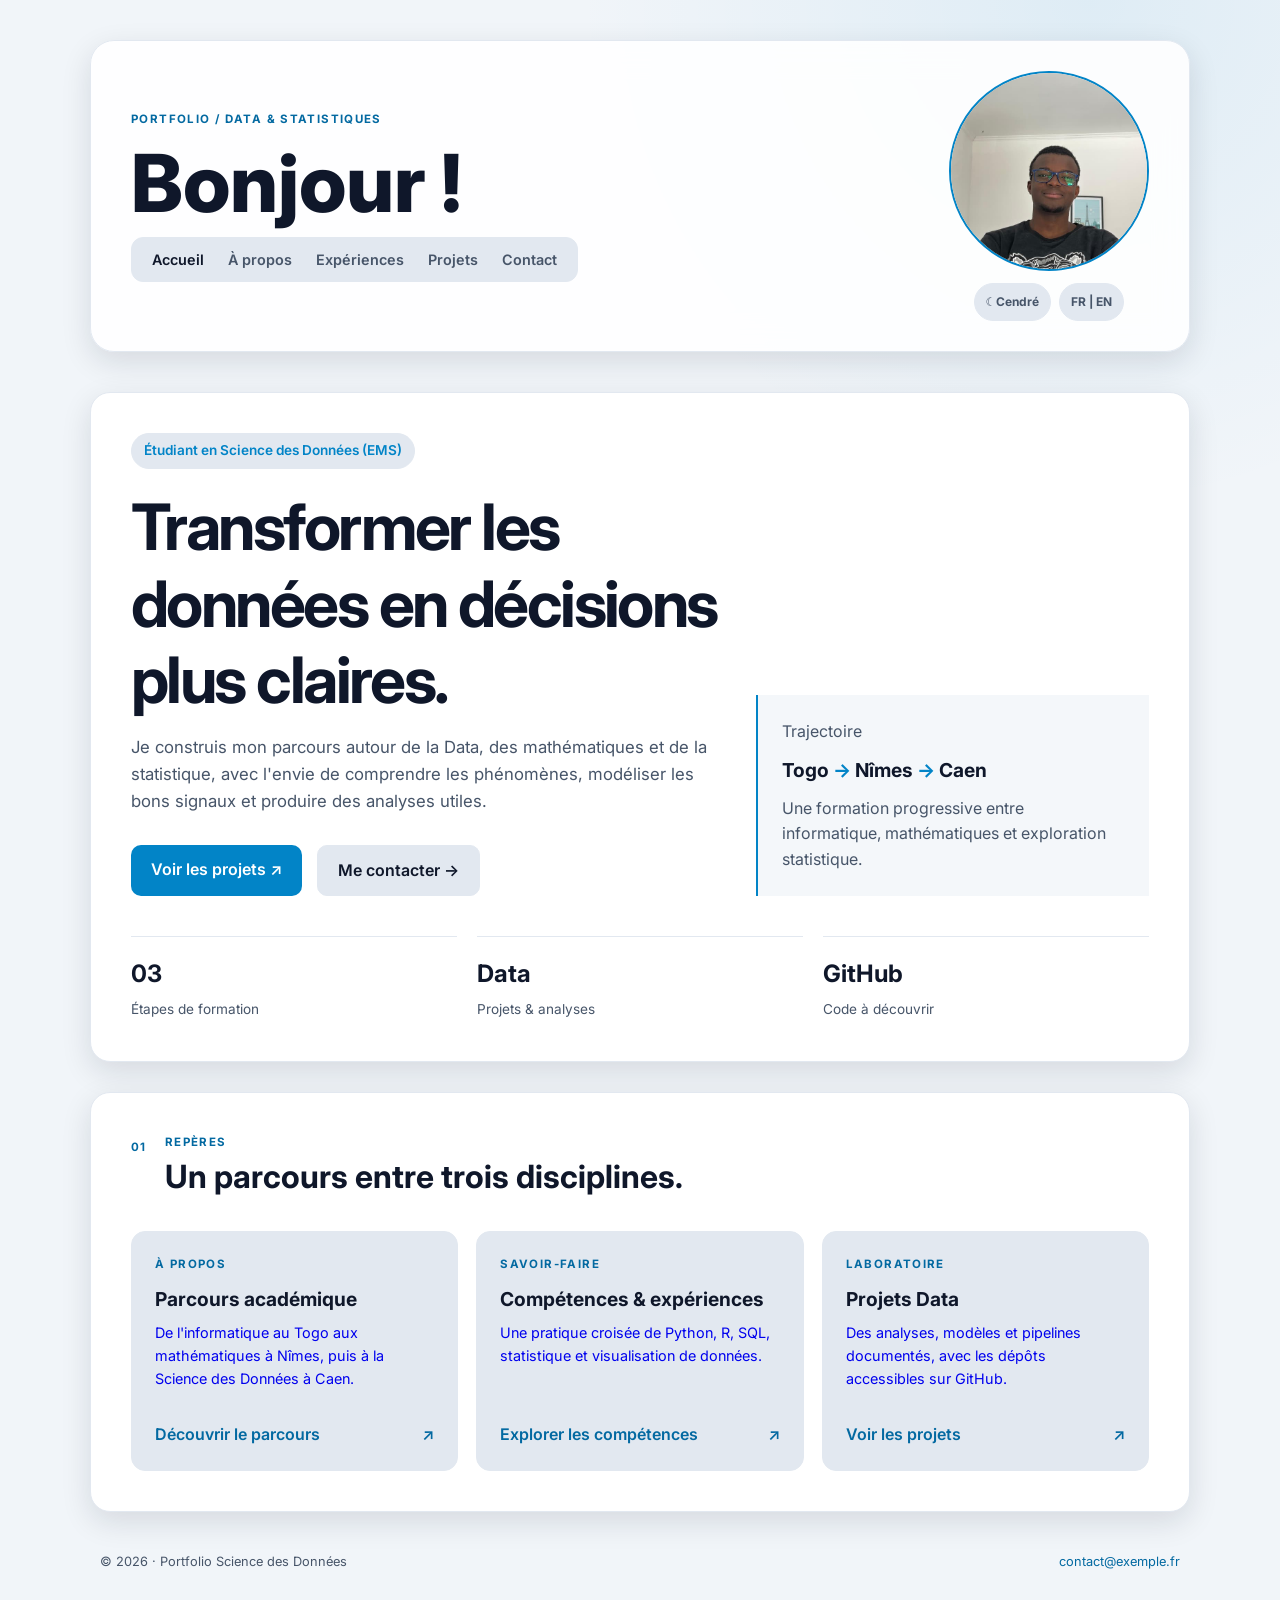
<file: index.html>
<!DOCTYPE html>
<html lang="fr">
<head>
  <meta charset="UTF-8">
  <meta name="viewport" content="width=device-width, initial-scale=1.0">
  <meta name="description" content="Portfolio de étudiant en Science des Données, spécialisé en analyse, statistique et machine learning.">
  <title>Portfolio | Science des Données</title>
  <link rel="stylesheet" href="style.css">
  <link rel="preconnect" href="https://fonts.googleapis.com">
  <link rel="preconnect" href="https://fonts.gstatic.com" crossorigin>
  <link href="https://fonts.googleapis.com/css2?family=Inter:wght@400;500;600;700;800&display=swap" rel="stylesheet">
</head>
<body data-page="accueil">
  <div class="site-container">
    <header class="header-container is-hero" id="heroHeader">
      <div class="left-block">
        <p class="eyebrow">Portfolio / Data & statistiques</p>
        <h1 class="greeting">Bonjour !</h1>
        <nav class="nav-bar" aria-label="Navigation principale">
          <a href="index.html" class="nav-link active">Accueil</a>
          <a href="apropos.html" class="nav-link">À propos</a>
          <a href="experiences.html" class="nav-link">Expériences</a>
          <a href="projets.html" class="nav-link">Projets</a>
          <a href="contact.html" class="nav-link">Contact</a>
        </nav>
      </div>
      <div class="header-actions">
        <button class="theme-toggle" type="button" aria-label="Changer de thème">
          <span aria-hidden="true">◐</span>
          <span class="theme-label">Bleu</span>
        </button>
        <button class="language-toggle" type="button" aria-label="Changer de langue">
          FR <span aria-hidden="true">|</span> EN
        </button>
      </div>
      <div class="profile-container">
        <div class="profile-avatar">
          <img src="Mon_Profil.jpeg" alt="Portrait de l'étudiant en Science des Données">
        </div>
      </div>
    </header>

    <main class="main-content">
      <section class="intro-card reveal">
        <div class="intro-copy">
          <div class="badge">Étudiant en Science des Données (EMS)</div>
          <h2>Transformer les données en décisions plus claires.</h2>
          <p class="summary-text">
            Je construis mon parcours autour de la Data, des mathématiques et de la statistique, avec l'envie de comprendre les phénomènes, modéliser les bons signaux et produire des analyses utiles.
          </p>
          <div class="cta-buttons">
            <a href="projets.html" class="btn btn-primary">
              Voir les projets <span aria-hidden="true">&#8599;</span>
            </a>
            <a href="contact.html" class="btn btn-secondary">
              Me contacter <span aria-hidden="true">&#8594;</span>
            </a>
          </div>
        </div>
        <div class="intro-aside">
          <span class="aside-label">Trajectoire</span>
          <strong>Togo <span>&#8594;</span> Nîmes <span>&#8594;</span> Caen</strong>
          <p>Une formation progressive entre informatique, mathématiques et exploration statistique.</p>
        </div>
        <div class="quick-stats">
          <div class="stat-item">
            <span class="stat-number">03</span>
            <span class="stat-label">Étapes de formation</span>
          </div>
          <div class="stat-item">
            <span class="stat-number">Data</span>
            <span class="stat-label">Projets & analyses</span>
          </div>
          <div class="stat-item">
            <span class="stat-number">GitHub</span>
            <span class="stat-label">Code à découvrir</span>
          </div>
        </div>
      </section>
      <section class="content-section reveal">
        <div class="section-heading">
          <span class="section-index">01</span>
          <div>
            <p class="eyebrow">Repères</p>
            <h2>Un parcours entre trois disciplines.</h2>
          </div>
        </div>
        <div class="preview-grid">
          <a class="preview-card" href="apropos.html">
            <span class="card-tag">À propos</span>
            <h3>Parcours académique</h3>
            <p>De l'informatique au Togo aux mathématiques à Nîmes, puis à la Science des Données à Caen.</p>
            <span class="card-link">Découvrir le parcours <span>&#8599;</span></span>
          </a>
          <a class="preview-card" href="experiences.html">
            <span class="card-tag">Savoir-faire</span>
            <h3>Compétences & expériences</h3>
            <p>Une pratique croisée de Python, R, SQL, statistique et visualisation de données.</p>
            <span class="card-link">Explorer les compétences <span>&#8599;</span></span>
          </a>
          <a class="preview-card" href="projets.html">
            <span class="card-tag">Laboratoire</span>
            <h3>Projets Data</h3>
            <p>Des analyses, modèles et pipelines documentés, avec les dépôts accessibles sur GitHub.</p>
            <span class="card-link">Voir les projets <span>&#8599;</span></span>
          </a>
        </div>
      </section>
    </main>
    <footer class="site-footer">
      <p>© 2026 · Portfolio Science des Données</p>
      <a href="mailto:contact@exemple.fr">contact@exemple.fr</a>
    </footer>
  </div>
  <script src="script.js"></script>
</body>
</html>
</file>
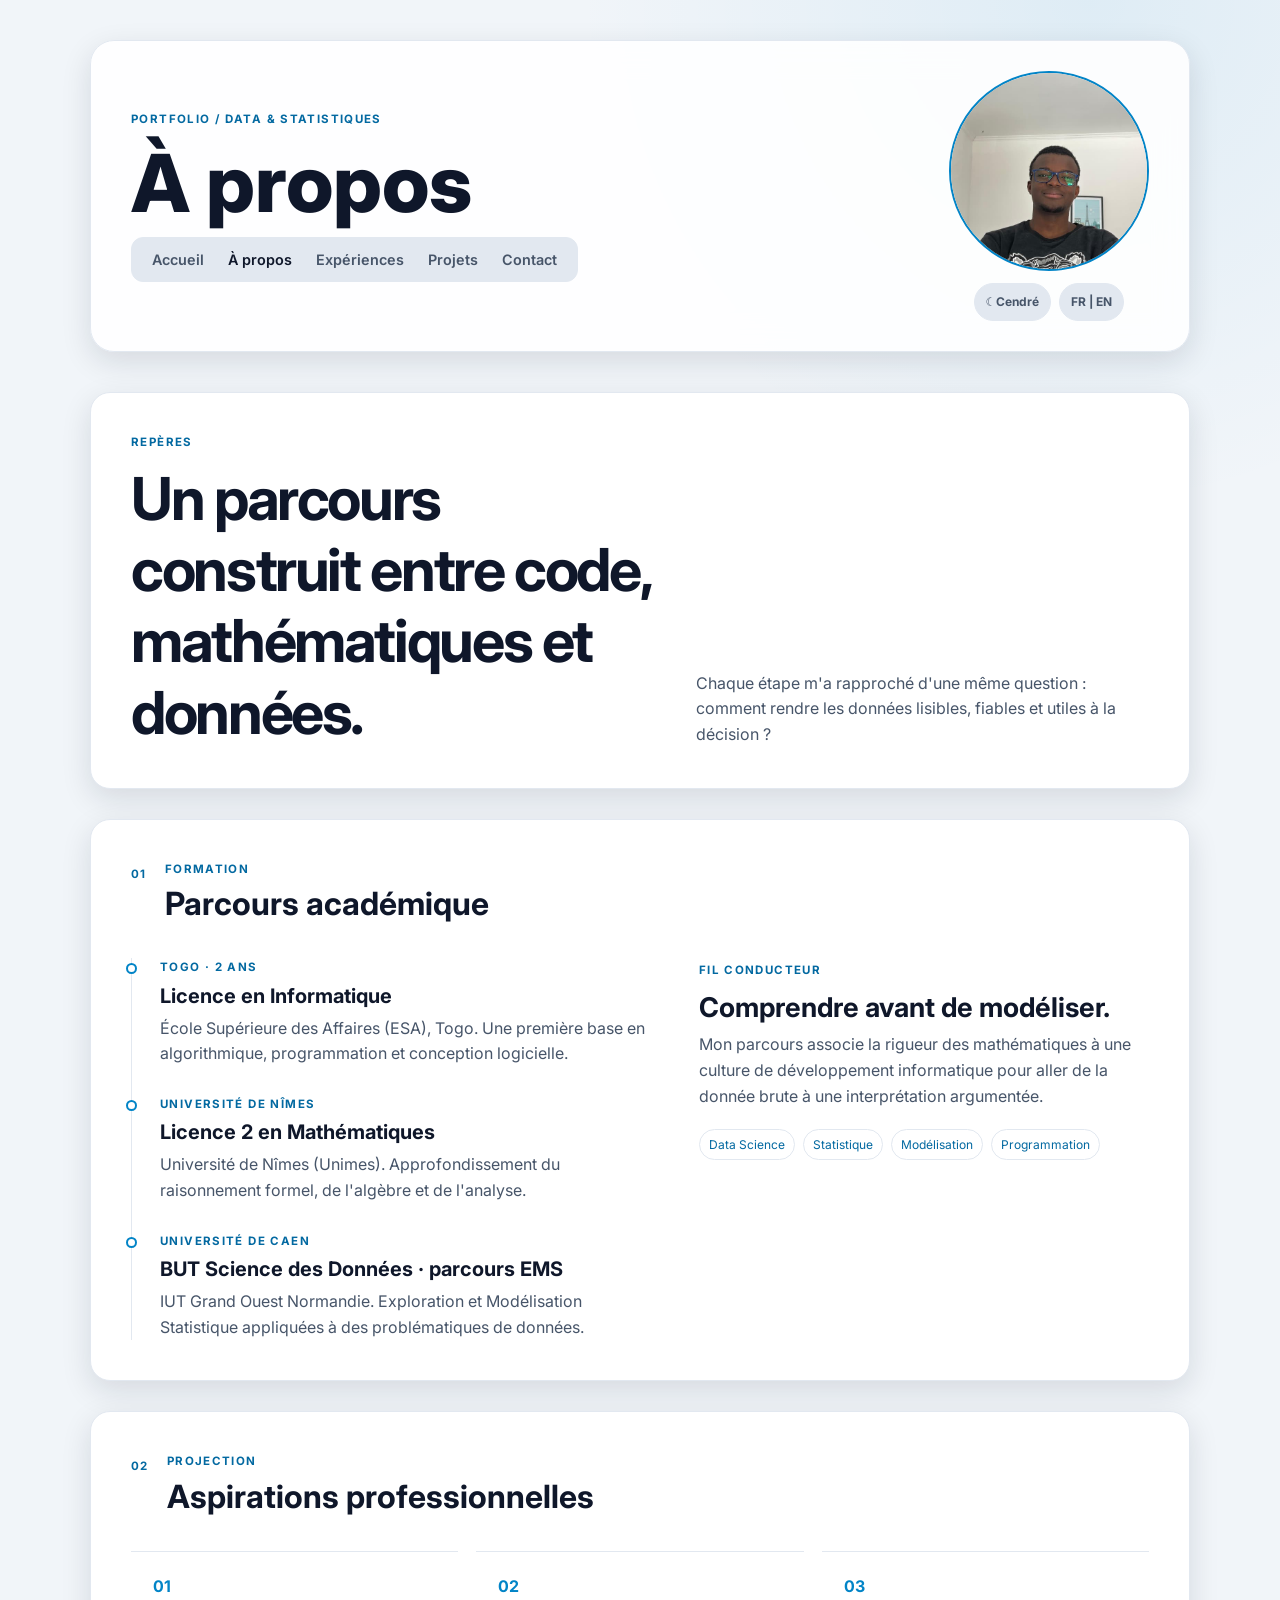
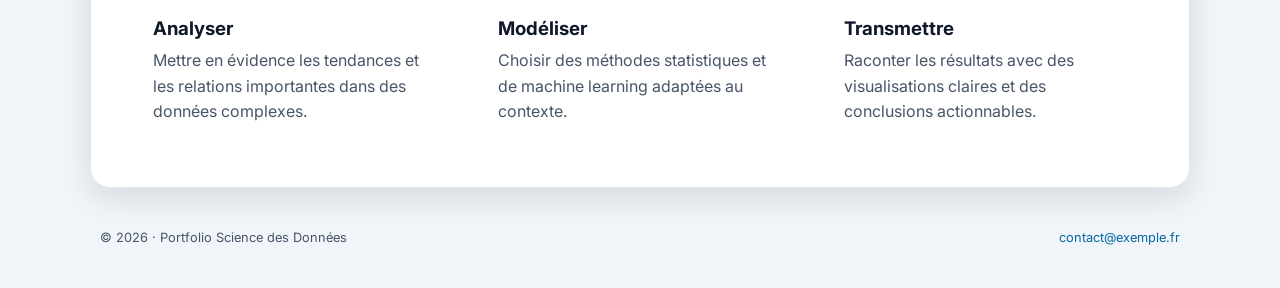
<file: apropos.html>
<!DOCTYPE html>
<html lang="fr">
<head>
  <meta charset="UTF-8">
  <meta name="viewport" content="width=device-width, initial-scale=1.0">
  <meta name="description" content="Parcours académique en informatique, mathématiques et Science des Données.">
  <title>À propos | Portfolio Data</title>
  <link rel="stylesheet" href="style.css">
  <link rel="preconnect" href="https://fonts.googleapis.com">
  <link rel="preconnect" href="https://fonts.gstatic.com" crossorigin>
  <link href="https://fonts.googleapis.com/css2?family=Inter:wght@400;500;600;700;800&display=swap" rel="stylesheet">
</head>
<body data-page="apropos">
  <div class="site-container">
    <header class="header-container is-hero" id="heroHeader">
      <div class="left-block">
        <p class="eyebrow">Portfolio / Data & statistiques</p>
        <h1 class="greeting">À propos</h1>
        <nav class="nav-bar" aria-label="Navigation principale">
          <a href="index.html" class="nav-link">Accueil</a>
          <a href="apropos.html" class="nav-link active">À propos</a>
          <a href="experiences.html" class="nav-link">Expériences</a>
          <a href="projets.html" class="nav-link">Projets</a>
          <a href="contact.html" class="nav-link">Contact</a>
        </nav>
      </div>
      <div class="header-actions">
        <button class="theme-toggle" type="button" aria-label="Changer de thème">
          <span aria-hidden="true">◐</span>
          <span class="theme-label">Bleu</span>
        </button>
        <button class="language-toggle" type="button" aria-label="Changer de langue">
          FR <span aria-hidden="true">|</span> EN
        </button>
      </div>
      <div class="profile-container">
        <div class="profile-avatar">
          <img src="Mon_Profil.jpeg" alt="Portrait de l'étudiant en Science des Données">
        </div>
      </div>
    </header>
    <main class="main-content">
      <section class="content-section page-intro reveal">
        <div>
          <p class="eyebrow">Repères</p>
          <h2>Un parcours construit entre code, mathématiques et données.</h2>
        </div>
        <p>Chaque étape m'a rapproché d'une même question : comment rendre les données lisibles, fiables et utiles à la décision ?</p>
      </section>
      <section class="content-section reveal">
        <div class="section-heading">
          <span class="section-index">01</span>
          <div>
            <p class="eyebrow">Formation</p>
            <h2>Parcours académique</h2>
          </div>
        </div>
        <div class="about-layout">
          <div class="timeline">
            <article class="timeline-item">
              <span class="timeline-dot"></span>
              <p class="timeline-date">Togo · 2 ans</p>
              <h3>Licence en Informatique</h3>
              <p>École Supérieure des Affaires (ESA), Togo. Une première base en algorithmique, programmation et conception logicielle.</p>
            </article>
            <article class="timeline-item">
              <span class="timeline-dot"></span>
              <p class="timeline-date">Université de Nîmes</p>
              <h3>Licence 2 en Mathématiques</h3>
              <p>Université de Nîmes (Unimes). Approfondissement du raisonnement formel, de l'algèbre et de l'analyse.</p>
            </article>
            <article class="timeline-item">
              <span class="timeline-dot"></span>
              <p class="timeline-date">Université de Caen</p>
              <h3>BUT Science des Données · parcours EMS</h3>
              <p>IUT Grand Ouest Normandie. Exploration et Modélisation Statistique appliquées à des problématiques de données.</p>
            </article>
          </div>
          <div class="about-note">
            <p class="eyebrow">Fil conducteur</p>
            <h3>Comprendre avant de modéliser.</h3>
            <p>Mon parcours associe la rigueur des mathématiques à une culture de développement informatique pour aller de la donnée brute à une interprétation argumentée.</p>
            <div class="tag-list">
              <span>Data Science</span>
              <span>Statistique</span>
              <span>Modélisation</span>
              <span>Programmation</span>
            </div>
          </div>
        </div>
      </section>
      <section class="content-section reveal">
        <div class="section-heading">
          <span class="section-index">02</span>
          <div>
            <p class="eyebrow">Projection</p>
            <h2>Aspirations professionnelles</h2>
          </div>
        </div>
        <div class="goals-grid">
          <div class="goal-item">
            <span>01</span>
            <h3>Analyser</h3>
            <p>Mettre en évidence les tendances et les relations importantes dans des données complexes.</p>
          </div>
          <div class="goal-item">
            <span>02</span>
            <h3>Modéliser</h3>
            <p>Choisir des méthodes statistiques et de machine learning adaptées au contexte.</p>
          </div>
          <div class="goal-item">
            <span>03</span>
            <h3>Transmettre</h3>
            <p>Raconter les résultats avec des visualisations claires et des conclusions actionnables.</p>
          </div>
        </div>
      </section>
    </main>
    <footer class="site-footer">
      <p>© 2026 · Portfolio Science des Données</p>
      <a href="mailto:contact@exemple.fr">contact@exemple.fr</a>
    </footer>
  </div>
  <script src="script.js"></script>
</body>
</html>
</file>
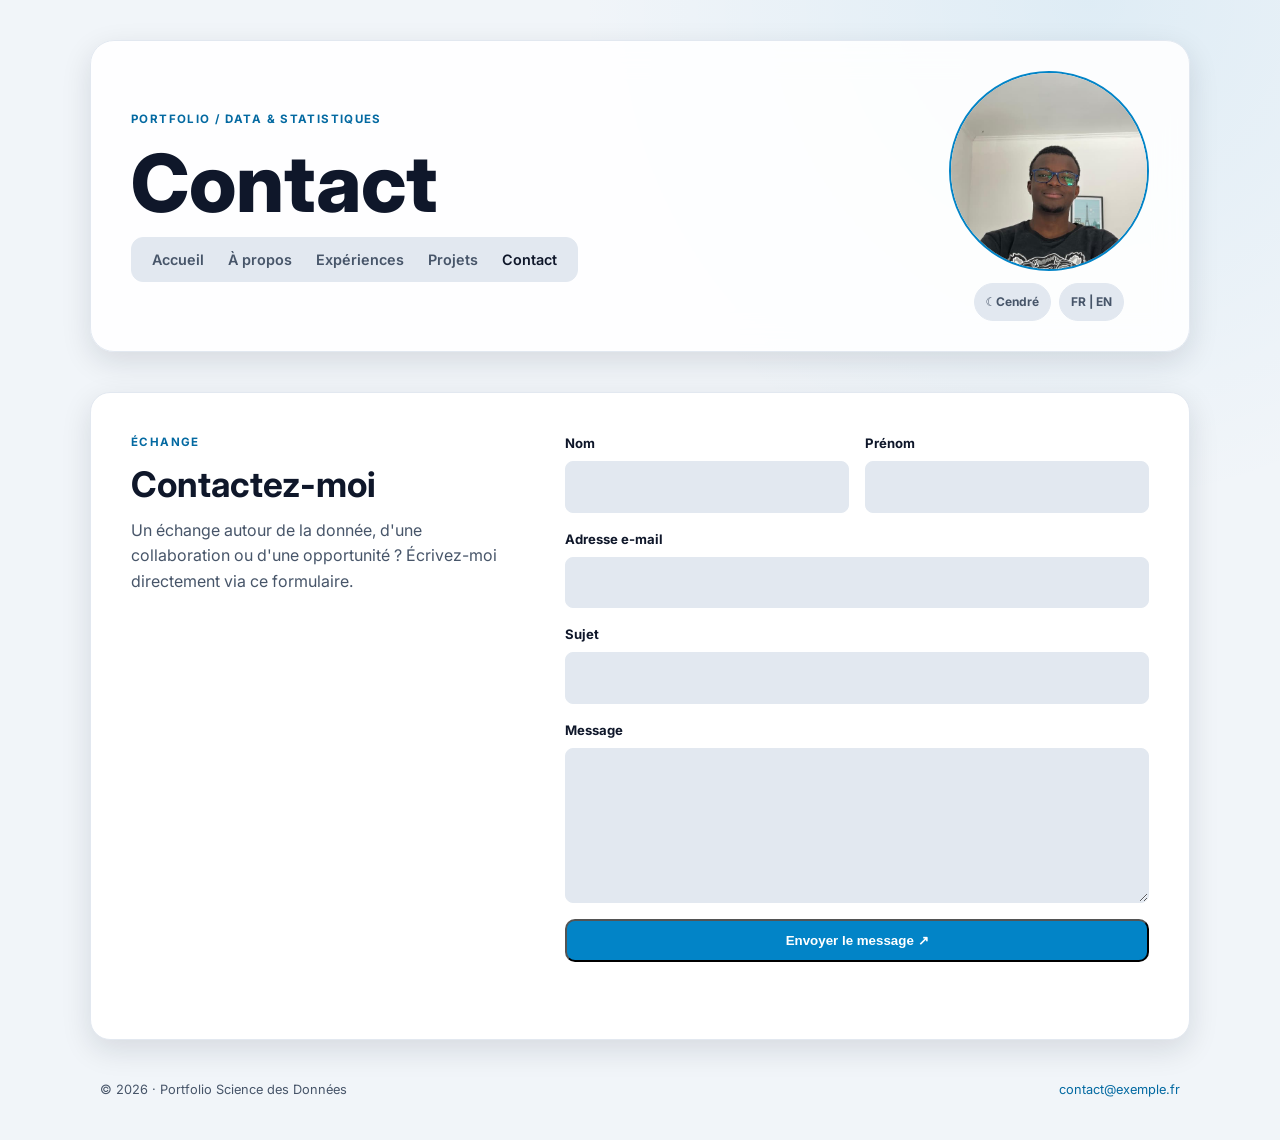
<file: contact.html>
<!DOCTYPE html>
<html lang="fr">
<head>
  <meta charset="UTF-8">
  <meta name="viewport" content="width=device-width, initial-scale=1.0">
  <meta name="description" content="Contacter un étudiant en Science des Données.">
  <title>Contact | Portfolio Data</title>
  <link rel="stylesheet" href="style.css">
  <link rel="preconnect" href="https://fonts.googleapis.com">
  <link rel="preconnect" href="https://fonts.gstatic.com" crossorigin>
  <link href="https://fonts.googleapis.com/css2?family=Inter:wght@400;500;600;700;800&display=swap" rel="stylesheet">
</head>
<body data-page="contact">
  <div class="site-container">
    <header class="header-container is-hero" id="heroHeader">
      <div class="left-block">
        <p class="eyebrow">Portfolio / Data & statistiques</p>
        <h1 class="greeting">Contact</h1>
        <nav class="nav-bar" aria-label="Navigation principale">
          <a href="index.html" class="nav-link">Accueil</a>
          <a href="apropos.html" class="nav-link">À propos</a>
          <a href="experiences.html" class="nav-link">Expériences</a>
          <a href="projets.html" class="nav-link">Projets</a>
          <a href="contact.html" class="nav-link active">Contact</a>
        </nav>
      </div>
      <div class="header-actions">
        <button class="theme-toggle" type="button" aria-label="Changer de thème">
          <span aria-hidden="true">◐</span>
          <span class="theme-label">Bleu</span>
        </button>
        <button class="language-toggle" type="button" aria-label="Changer de langue">
          FR <span aria-hidden="true">|</span> EN
        </button>
      </div>
      <div class="profile-container">
        <div class="profile-avatar">
          <img src="Mon_Profil.jpeg" alt="Portrait de l'étudiant en Science des Données">
        </div>
      </div>
    </header>
    <main class="main-content">
      <section class="content-section contact-layout reveal">
        <div class="contact-intro">
          <p class="eyebrow">Échange</p>
          <h2>Contactez-moi</h2>
          <p>Un échange autour de la donnée, d'une collaboration ou d'une opportunité ? Écrivez-moi directement via ce formulaire.</p>
        </div>
        <form class="contact-form" action="https://api.web3forms.com/submit" method="POST">
          <input type="hidden" name="access_key" value="YOUR_WEB3FORMS_ACCESS_KEY">
          <input type="hidden" name="subject" value="Nouveau message depuis le portfolio">
          <input type="hidden" name="from_name" value="Portfolio Data">
          <div class="form-row">
            <div class="form-field">
              <label for="last-name">Nom</label>
              <input id="last-name" name="Nom" type="text" autocomplete="family-name" required>
            </div>
            <div class="form-field">
              <label for="first-name">Prénom</label>
              <input id="first-name" name="Prénom" type="text" autocomplete="given-name" required>
            </div>
          </div>
          <div class="form-field">
            <label for="email">Adresse e-mail</label>
            <input id="email" name="email" type="email" autocomplete="email" required>
          </div>
          <div class="form-field">
            <label for="subject">Sujet</label>
            <input id="subject" name="Sujet" type="text" required>
          </div>
          <div class="form-field">
            <label for="message">Message</label>
            <textarea id="message" name="Message" required></textarea>
          </div>
          <button class="btn btn-primary" type="submit">Envoyer le message <span aria-hidden="true">&#8599;</span></button>
          <p class="form-status" role="status" aria-live="polite"></p>
        </form>
      </section>
    </main>
    <footer class="site-footer">
      <p>© 2026 · Portfolio Science des Données</p>
      <a href="mailto:contact@exemple.fr">contact@exemple.fr</a>
    </footer>
  </div>
  <script src="script.js"></script>
</body>
</html>
</file>
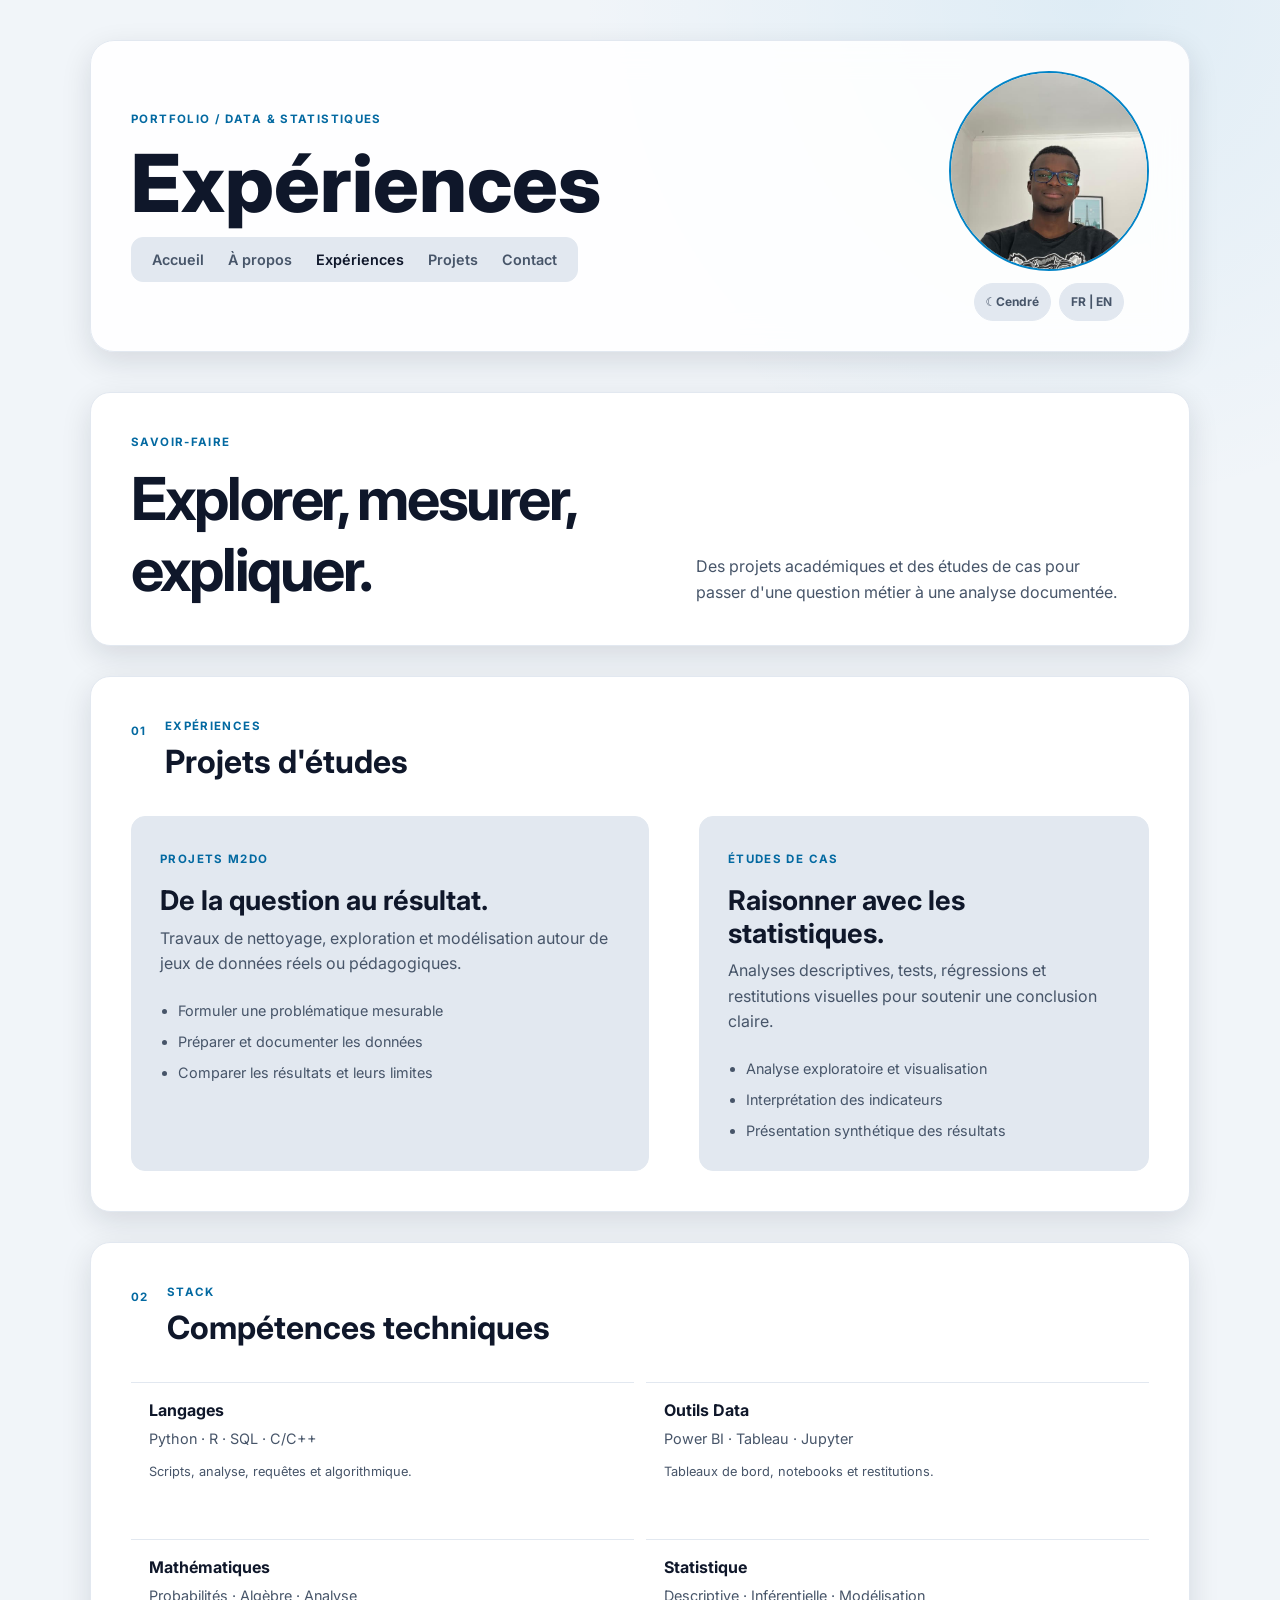
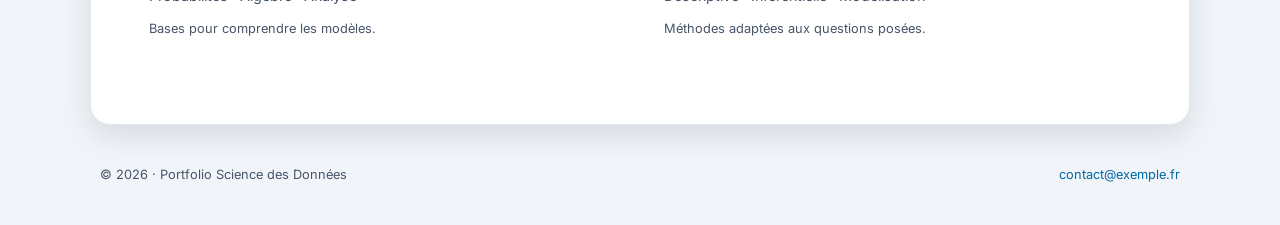
<file: experiences.html>
<!DOCTYPE html>
<html lang="fr">
<head>
  <meta charset="UTF-8"><meta name="viewport" content="width=device-width, initial-scale=1.0"><meta name="description" content="Compétences et expériences académiques en Science des Données."><title>Expériences | Portfolio Data</title>
  <link rel="stylesheet" href="style.css">
  <link rel="preconnect" href="https://fonts.googleapis.com">
  <link rel="preconnect" href="https://fonts.gstatic.com" crossorigin>
  <link href="https://fonts.googleapis.com/css2?family=Inter:wght@400;500;600;700;800&display=swap" rel="stylesheet">
</head>
<body data-page="experiences">
  <div class="site-container">
    <header class="header-container is-hero" id="heroHeader">
      <div class="left-block">
        <p class="eyebrow">Portfolio / Data & statistiques</p>
        <h1 class="greeting">Expériences</h1>
        <nav class="nav-bar" aria-label="Navigation principale">
          <a href="index.html" class="nav-link">Accueil</a>
          <a href="apropos.html" class="nav-link">À propos</a>
          <a href="experiences.html" class="nav-link active">Expériences</a>
          <a href="projets.html" class="nav-link">Projets</a>
          <a href="contact.html" class="nav-link">Contact</a>
        </nav>
      </div>
      <div class="header-actions">
        <button class="theme-toggle" type="button" aria-label="Changer de thème">
          <span aria-hidden="true">◐</span>
          <span class="theme-label">Bleu</span>
        </button>
        <button class="language-toggle" type="button" aria-label="Changer de langue">
          FR <span aria-hidden="true">|</span> EN
        </button>
      </div>
      <div class="profile-container">
        <div class="profile-avatar">
          <img src="Mon_Profil.jpeg" alt="Portrait de l'étudiant en Science des Données">
        </div>
      </div>
    </header>
    <main class="main-content">
      <section class="content-section page-intro reveal">
        <div>
          <p class="eyebrow">Savoir-faire</p>
          <h2>Explorer, mesurer, expliquer.</h2>
        </div>
        <p>Des projets académiques et des études de cas pour passer d'une question métier à une analyse documentée.</p>
      </section>
      <section class="content-section reveal">
        <div class="section-heading">
          <span class="section-index">01</span>
          <div>
            <p class="eyebrow">Expériences</p>
            <h2>Projets d'études</h2>
          </div>
        </div>
        <div class="experience-layout">
          <article class="experience-card">
            <span class="card-tag">Projets M2DO</span>
            <h3>De la question au résultat.</h3>
            <p>Travaux de nettoyage, exploration et modélisation autour de jeux de données réels ou pédagogiques.</p>
            <ul class="clean-list">
              <li>Formuler une problématique mesurable</li>
              <li>Préparer et documenter les données</li>
              <li>Comparer les résultats et leurs limites</li>
            </ul>
          </article>
          <article class="experience-card">
            <span class="card-tag">Études de cas</span>
            <h3>Raisonner avec les statistiques.</h3>
            <p>Analyses descriptives, tests, régressions et restitutions visuelles pour soutenir une conclusion claire.</p>
            <ul class="clean-list">
              <li>Analyse exploratoire et visualisation</li>
              <li>Interprétation des indicateurs</li>
              <li>Présentation synthétique des résultats</li>
            </ul>
          </article>
        </div>
      </section>
      <section class="content-section reveal">
        <div class="section-heading">
          <span class="section-index">02</span>
          <div>
            <p class="eyebrow">Stack</p>
            <h2>Compétences techniques</h2>
          </div>
        </div>
        <div class="skills-grid skills-grid-large">
          <div class="skill-group">
            <h3>Langages</h3>
            <p>Python · R · SQL · C/C++</p>
            <span class="skill-detail">Scripts, analyse, requêtes et algorithmique.</span>
          </div>
          <div class="skill-group">
            <h3>Outils Data</h3>
            <p>Power BI · Tableau · Jupyter</p>
            <span class="skill-detail">Tableaux de bord, notebooks et restitutions.</span>
          </div>
          <div class="skill-group">
            <h3>Mathématiques</h3>
            <p>Probabilités · Algèbre · Analyse</p>
            <span class="skill-detail">Bases pour comprendre les modèles.</span>
          </div>
          <div class="skill-group">
            <h3>Statistique</h3>
            <p>Descriptive · Inférentielle · Modélisation</p>
            <span class="skill-detail">Méthodes adaptées aux questions posées.</span>
          </div>
        </div>
      </section>
    </main>
    <footer class="site-footer">
      <p>© 2026 · Portfolio Science des Données</p>
      <a href="mailto:contact@exemple.fr">contact@exemple.fr</a>
    </footer>
  </div>
  <script src="script.js"></script>
</body>
</html>
</file>
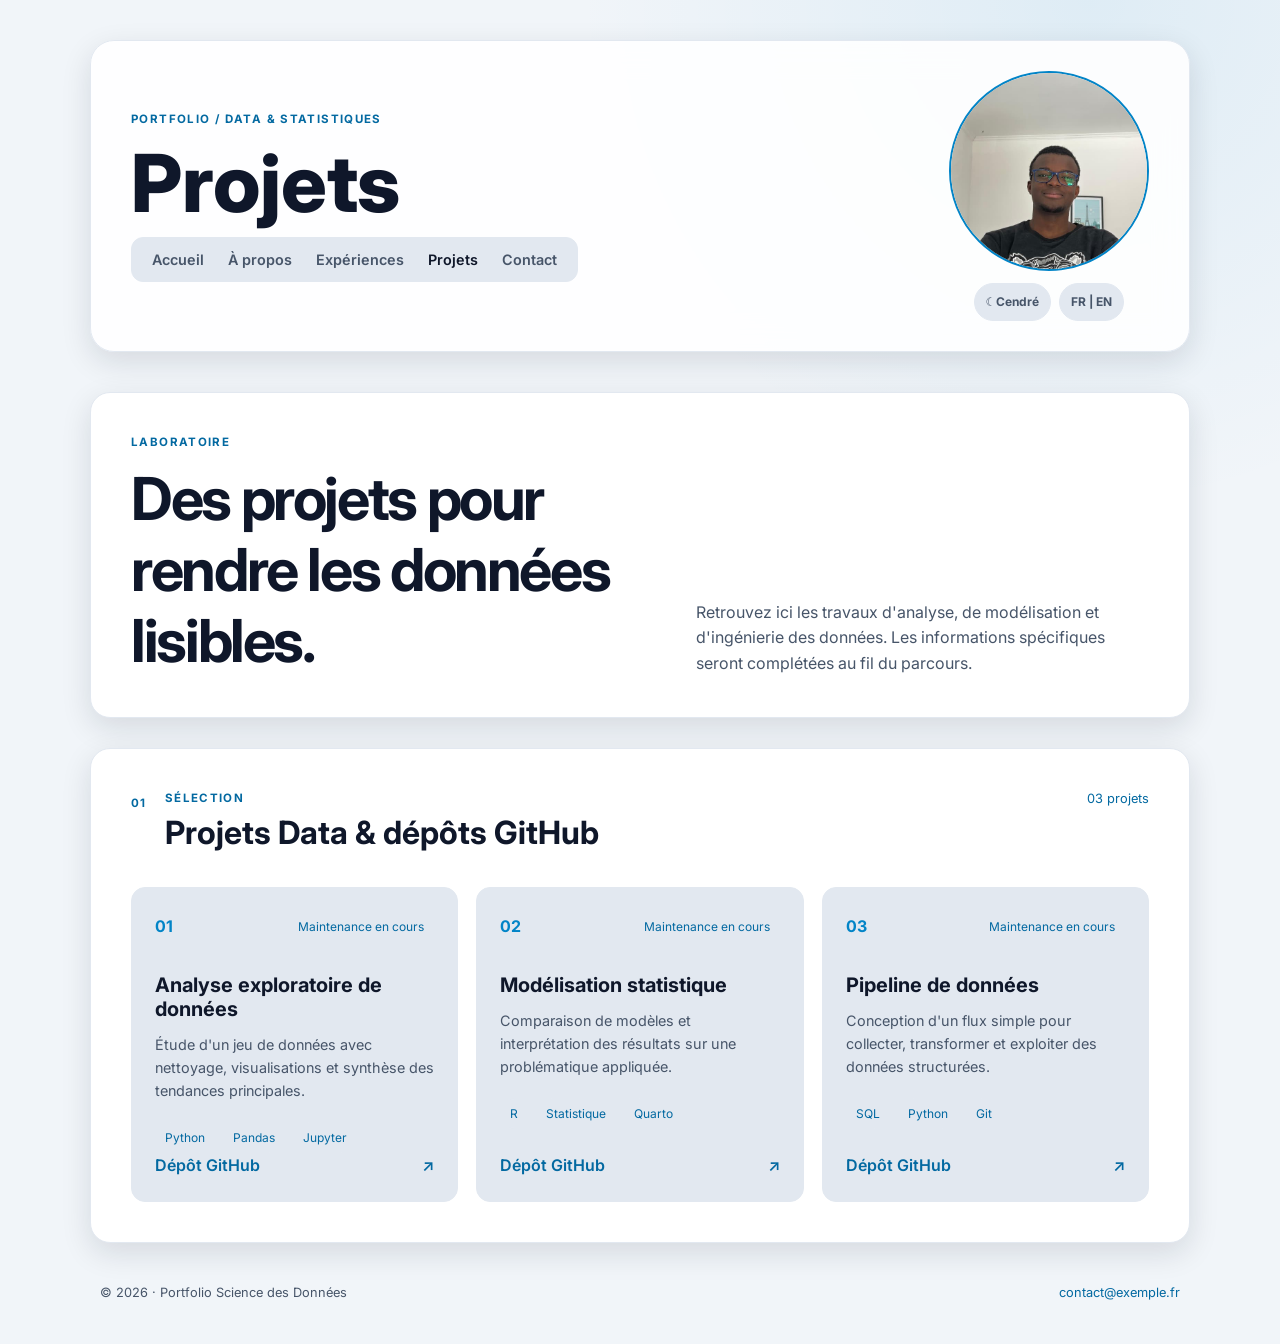
<file: projets.html>
<!DOCTYPE html>
<html lang="fr">
<head>
  <meta charset="UTF-8"><meta name="viewport" content="width=device-width, initial-scale=1.0"><meta name="description" content="Projets Data Science et dépôts GitHub."><title>Projets | Portfolio Data</title>
  <link rel="stylesheet" href="style.css">
  <link rel="preconnect" href="https://fonts.googleapis.com">
  <link rel="preconnect" href="https://fonts.gstatic.com" crossorigin>
  <link href="https://fonts.googleapis.com/css2?family=Inter:wght@400;500;600;700;800&display=swap" rel="stylesheet">
</head>
<body data-page="projets">
  <div class="site-container">
    <header class="header-container is-hero" id="heroHeader">
      <div class="left-block">
        <p class="eyebrow">Portfolio / Data & statistiques</p>
        <h1 class="greeting">Projets</h1>
        <nav class="nav-bar" aria-label="Navigation principale">
          <a href="index.html" class="nav-link">Accueil</a>
          <a href="apropos.html" class="nav-link">À propos</a>
          <a href="experiences.html" class="nav-link">Expériences</a>
          <a href="projets.html" class="nav-link active">Projets</a>
          <a href="contact.html" class="nav-link">Contact</a>
        </nav>
      </div>
      <div class="header-actions">
        <button class="theme-toggle" type="button" aria-label="Changer de thème">
          <span aria-hidden="true">◐</span>
          <span class="theme-label">Bleu</span>
        </button>
        <button class="language-toggle" type="button" aria-label="Changer de langue">
          FR <span aria-hidden="true">|</span> EN
        </button>
      </div>
      <div class="profile-container">
        <div class="profile-avatar">
          <img src="Mon_Profil.jpeg" alt="Portrait de l'étudiant en Science des Données">
        </div>
      </div>
    </header>
    <main class="main-content">
      <section class="content-section page-intro reveal">
        <div>
          <p class="eyebrow">Laboratoire</p>
          <h2>Des projets pour rendre les données lisibles.</h2>
        </div>
        <p>Retrouvez ici les travaux d'analyse, de modélisation et d'ingénierie des données. Les informations spécifiques seront complétées au fil du parcours.</p>
      </section>
      <section class="content-section reveal">
        <div class="section-heading section-heading-row">
          <div>
            <span class="section-index">01</span>
            <div>
              <p class="eyebrow">Sélection</p>
              <h2>Projets Data & dépôts GitHub</h2>
            </div>
          </div>
          <span class="section-count">03 projets</span>
        </div>
        <div class="projects-grid">
          <article class="project-card">
            <div class="project-top">
              <span class="project-number">01</span>
              <span class="project-status">Maintenance en cours</span>
            </div>
            <h3>Analyse exploratoire de données</h3>
            <p>Étude d'un jeu de données avec nettoyage, visualisations et synthèse des tendances principales.</p>
            <div class="tag-list">
              <span>Python</span>
              <span>Pandas</span>
              <span>Jupyter</span>
            </div>
            <a class="project-link" href="https://github.com/" target="_blank" rel="noreferrer">
              Dépôt GitHub <span>&#8599;</span>
            </a>
          </article>
          <article class="project-card">
            <div class="project-top">
              <span class="project-number">02</span>
              <span class="project-status">Maintenance en cours</span>
            </div>
            <h3>Modélisation statistique</h3>
            <p>Comparaison de modèles et interprétation des résultats sur une problématique appliquée.</p>
            <div class="tag-list">
              <span>R</span>
              <span>Statistique</span>
              <span>Quarto</span>
            </div>
            <a class="project-link" href="https://github.com/" target="_blank" rel="noreferrer">
              Dépôt GitHub <span>&#8599;</span>
            </a>
          </article>
          <article class="project-card">
            <div class="project-top">
              <span class="project-number">03</span>
              <span class="project-status">Maintenance en cours</span>
            </div>
            <h3>Pipeline de données</h3>
            <p>Conception d'un flux simple pour collecter, transformer et exploiter des données structurées.</p>
            <div class="tag-list">
              <span>SQL</span>
              <span>Python</span>
              <span>Git</span>
            </div>
            <a class="project-link" href="https://github.com/" target="_blank" rel="noreferrer">
              Dépôt GitHub <span>&#8599;</span>
            </a>
          </article>
        </div>
        <!-- <p class="placeholder-note">[À COMPLÉTER PAR L'UTILISATEUR] Remplacer les titres, descriptions et liens GitHub par les projets réels.</p> -->
      </section>
    </main>
    <footer class="site-footer">
      <p>© 2026 · Portfolio Science des Données</p>
      <a href="mailto:contact@exemple.fr">contact@exemple.fr</a>
    </footer>
  </div>
  <script src="script.js"></script>
</body>
</html>
</file>
<file: style.css>
:root {
  --bg-main: #f1f5f9;
  --bg-card: #ffffff;
  --bg-inner: #e2e8f0;
  --border-color: #e2e8f0;
  --text-primary: #0f172a;
  --text-secondary: #475569;
  --accent-color: #0284c7;
  --accent-hover: #0369a1;
  --muted-blue: #0369a1;
  --header-compact-bg: rgba(255, 255, 255, .94);
  --header-bg: rgba(255, 255, 255, .88);
  --aside-bg: rgba(241, 245, 249, .75);
  --shadow-color: rgba(15, 23, 42, .12);
  --font-family: "Inter", system-ui, sans-serif;
}
:root[data-theme="dark"] { --bg-main: #16171a; --bg-card: #1e1f24; --bg-inner: #141518; --border-color: #2d3039; --text-primary: #ffffff; --text-secondary: #94a3b8; --accent-color: #3b82f6; --accent-hover: #2563eb; --muted-blue: #93c5fd; --header-compact-bg: rgba(30, 31, 36, .95); --header-bg: rgba(30, 31, 36, .88); --aside-bg: rgba(20, 21, 24, .5); --shadow-color: rgba(0, 0, 0, .4); }

* { box-sizing: border-box; margin: 0; padding: 0; }
html { scroll-behavior: smooth; }
body { background: radial-gradient(circle at 85% 0%, rgba(2, 132, 199, .08), transparent 32rem), var(--bg-main); color: var(--text-secondary); font-family: var(--font-family); line-height: 1.6; padding: 20px; transition: background-color .25s ease, color .25s ease; }
.site-container { max-width: 1100px; margin: 0 auto; }
.header-container { width: 100%; height: 312px; min-height: 312px; background: var(--header-bg); border: 1px solid var(--border-color); border-bottom-color: var(--border-color); border-radius: 24px; padding: 30px 40px; margin: 20px auto 40px; display: flex; flex-wrap: nowrap; justify-content: space-between; align-items: center; position: sticky; top: 15px; z-index: 100; box-shadow: 0 10px 30px var(--shadow-color); backdrop-filter: blur(16px); -webkit-backdrop-filter: blur(16px); transition: height .35s ease, min-height .35s ease, padding .35s ease, margin-bottom .35s ease, border-radius .35s ease, background .35s ease; }
.left-block { position: relative; display: flex; flex: 1 1 auto; min-width: 0; align-items: flex-start; flex-direction: column; gap: 14px; }
.eyebrow, .section-index, .card-tag, .timeline-date { color: var(--muted-blue); font-size: .72rem; font-weight: 700; letter-spacing: .12em; text-transform: uppercase; }
.greeting { color: var(--text-primary); font-size: 5rem; font-weight: 800; line-height: 1; transition: font-size .35s ease; }
.nav-bar { display: flex; width: max-content; max-width: 100%; flex-direction: row; align-items: center; gap: 24px; background: var(--bg-inner); padding: 10px 20px; border: 1px solid var(--border-color); border-radius: 12px; }
.nav-bar .nav-link { min-height: 0; display: flex; align-items: center; padding: 0; border-radius: 8px; }
.nav-bar .nav-link:hover, .nav-bar .nav-link.active { background: transparent; }
.nav-link { color: var(--text-secondary); font-size: .9rem; font-weight: 600; text-decoration: none; transition: color .2s ease; }
.nav-link:hover, .nav-link.active { color: var(--text-primary); }
.mobile-language-toggle { display: none; border: 0; border-top: 1px solid var(--border-color); background: transparent; color: var(--muted-blue); cursor: pointer; font: inherit; font-size: .8rem; font-weight: 700; padding: 12px; text-align: left; }
.mobile-menu-toggle { display: none; align-items: center; gap: 9px; width: fit-content; border: 1px solid var(--border-color); border-radius: 9px; background: var(--bg-inner); color: var(--text-primary); cursor: pointer; font: inherit; font-size: .82rem; font-weight: 700; padding: 10px 13px; }
.menu-icon { display: grid; gap: 4px; width: 18px; }
.menu-icon span { display: block; height: 2px; border-radius: 2px; background: currentColor; transition: transform .2s ease, opacity .2s ease; }
.mobile-menu-toggle[aria-expanded="true"] .menu-icon span:first-child { transform: translateY(6px) rotate(45deg); }
.mobile-menu-toggle[aria-expanded="true"] .menu-icon span:nth-child(2) { opacity: 0; }
.mobile-menu-toggle[aria-expanded="true"] .menu-icon span:last-child { transform: translateY(-6px) rotate(-45deg); }
.profile-container { display: flex; flex: 0 0 auto; flex-direction: column; align-items: center; gap: 12px; margin-left: 40px; }
.header-actions { display: flex; align-items: center; justify-content: center; gap: 8px; }
.theme-toggle, .language-toggle { border: 1px solid var(--border-color); border-radius: 999px; background: var(--bg-inner); color: var(--text-secondary); cursor: pointer; font: inherit; font-size: .75rem; font-weight: 700; padding: 8px 11px; }
.theme-toggle:hover, .language-toggle:hover { color: var(--text-primary); border-color: var(--accent-color); }
.profile-avatar { width: 200px; height: 200px; overflow: hidden; border: 2px solid var(--accent-color); border-radius: 50%; background: var(--bg-inner); flex-shrink: 0; transition: width .35s ease, height .35s ease; }
.profile-avatar img { width: 100%; height: 100%; display: block; object-fit: cover; }
.header-container.is-compact { height: 71px; min-height: 71px; padding: 12px 25px; margin-bottom: 281px; border-radius: 50px; background: var(--header-compact-bg); backdrop-filter: blur(10px); }
.header-container.is-compact .greeting { font-size: 1.5rem; }
.header-container.is-compact .eyebrow { display: none; }
.header-container.is-compact .profile-avatar { width: 45px; height: 45px; }
.header-container.is-compact .profile-container { flex-direction: row; gap: 8px; margin-left: 20px; }
.header-container.is-compact .header-actions { margin: 0; }
.header-container.is-compact .left-block { gap: 0; flex-direction: row; align-items: center; }
.header-container.is-compact .mobile-menu-toggle { display: inline-flex; order: -1; margin-right: 10px; }
.header-container.is-compact .nav-bar { position: absolute; top: calc(100% + 10px); left: 0; z-index: 20; display: none; width: 240px; margin: 0; flex-direction: column; align-items: stretch; gap: 0; padding: 6px; background: var(--header-bg); border: 1px solid var(--border-color); border-radius: 14px; box-shadow: 0 14px 30px var(--shadow-color); backdrop-filter: blur(16px); -webkit-backdrop-filter: blur(16px); }
.header-container.is-compact .nav-bar.is-open { display: flex; }
.header-container.is-compact .nav-bar.is-open .nav-link { min-height: 44px; display: flex; align-items: center; padding: 8px 12px; }
.header-container.is-compact .nav-bar.is-open .mobile-language-toggle { display: block; min-height: 44px; }
.main-content { display: flex; flex-direction: column; gap: 30px; }
.intro-card, .content-section { background: var(--bg-card); border: 1px solid var(--border-color); border-radius: 20px; padding: 40px; box-shadow: 0 10px 30px var(--shadow-color); scroll-margin-top: 130px; }
.intro-card { display: grid; grid-template-columns: 1.5fr 1fr; gap: 35px; }
.badge { display: inline-block; margin-bottom: 20px; padding: 6px 12px; border: 1px solid var(--border-color); border-radius: 999px; background: var(--bg-inner); color: var(--accent-color); font-size: .85rem; font-weight: 600; }
h2, h3, h4 { color: var(--text-primary); line-height: 1.2; }
.intro-card h2 { max-width: 620px; margin-bottom: 15px; font-size: clamp(2.2rem, 5vw, 4rem); letter-spacing: -.04em; }
.summary-text { max-width: 650px; margin-bottom: 30px; font-size: 1.05rem; }
.intro-aside { align-self: end; padding: 24px; border-left: 2px solid var(--accent-color); background: var(--aside-bg); }
.intro-aside strong { display: block; margin: 10px 0; color: var(--text-primary); font-size: 1.2rem; }
.intro-aside strong span { color: var(--accent-color); }
.quick-stats { grid-column: 1 / -1; display: grid; grid-template-columns: repeat(3, 1fr); gap: 20px; margin-top: 5px; }
.stat-item { display: flex; flex-direction: column; gap: 5px; padding-top: 18px; border-top: 1px solid var(--border-color); }
.stat-number { color: var(--text-primary); font-size: 1.5rem; font-weight: 700; }
.stat-label { font-size: .85rem; }
.cta-buttons { display: flex; gap: 15px; flex-wrap: wrap; }
.btn, .card-link, .project-link { font-weight: 600; text-decoration: none; }
.btn { display: inline-block; padding: 12px 20px; border-radius: 10px; transition: transform .2s ease, background-color .2s ease; }
.btn:hover, .project-link:hover, .card-link:hover { transform: translateY(-2px); }
.btn-primary { background: var(--accent-color); color: white; }
.btn-primary:hover { background: var(--accent-hover); }
.btn-secondary { background: var(--bg-inner); color: var(--text-primary); border: 1px solid var(--border-color); }
.section-heading { display: flex; align-items: flex-start; gap: 18px; margin-bottom: 35px; }
.section-heading h2 { margin-top: 7px; font-size: 2rem; }
.section-index { padding-top: 5px; }
.about-layout, .experience-layout { display: grid; grid-template-columns: 1.15fr 1fr; gap: 50px; }
.timeline { position: relative; padding-left: 28px; border-left: 1px solid var(--border-color); }
.timeline-item { position: relative; padding-bottom: 28px; }
.timeline-item:last-child { padding-bottom: 0; }
.timeline-dot { position: absolute; top: 5px; left: -34px; width: 11px; height: 11px; border: 2px solid var(--accent-color); border-radius: 50%; background: var(--bg-card); }
.timeline-date { margin-bottom: 7px; }
.timeline-item h3, .about-note h3, .experience-card h3 { margin-bottom: 8px; font-size: 1.25rem; }
.about-note { padding-top: 3px; }
.about-note h3 { margin-top: 12px; font-size: 1.7rem; }
.tag-list { display: flex; gap: 8px; flex-wrap: wrap; margin-top: 20px; }
.tag-list span, .project-status { padding: 5px 9px; border: 1px solid var(--border-color); border-radius: 999px; color: var(--muted-blue); font-size: .75rem; }
.experience-card { padding: 28px; border: 1px solid var(--border-color); border-radius: 14px; background: var(--bg-inner); }
.experience-card h3 { margin-top: 14px; font-size: 1.7rem; }
.card-link, .project-link { display: inline-flex; justify-content: space-between; margin-top: 25px; color: var(--muted-blue); transition: transform .2s ease; }
.skills-grid { display: grid; grid-template-columns: 1fr 1fr; gap: 12px; }
.skill-group { padding: 18px; border-top: 1px solid var(--border-color); }
.skill-group h3 { margin-bottom: 7px; font-size: 1rem; }
.skill-group p { font-size: .9rem; }
.section-heading-row { justify-content: space-between; }
.section-heading-row > div { display: flex; gap: 18px; }
.section-count { color: var(--muted-blue); font-size: .8rem; }
.projects-grid { display: grid; grid-template-columns: repeat(3, 1fr); gap: 18px; }
.project-card { display: flex; flex-direction: column; min-height: 310px; padding: 23px; border: 1px solid var(--border-color); border-radius: 14px; background: var(--bg-inner); transition: transform .25s ease, border-color .25s ease; }
.project-card:hover { transform: translateY(-5px); border-color: var(--accent-color); }
.project-top { display: flex; justify-content: space-between; align-items: center; margin-bottom: 30px; }
.project-number { color: var(--accent-color); font-weight: 700; }
.project-card h3 { margin-bottom: 12px; font-size: 1.25rem; }
.project-card p { font-size: .9rem; }
.project-card .project-link { margin-top: auto; }
.site-footer { display: flex; justify-content: space-between; padding: 40px 10px 20px; font-size: .8rem; }
.site-footer a { color: var(--muted-blue); text-decoration: none; }
.page-intro { display: grid; grid-template-columns: 1.15fr 1fr; align-items: end; gap: 45px; }
.page-intro h2 { max-width: 650px; margin-top: 12px; font-size: clamp(2.2rem, 5vw, 3.7rem); letter-spacing: -.04em; }
.page-intro > p { max-width: 430px; }
.preview-grid { display: grid; grid-template-columns: repeat(3, 1fr); gap: 18px; }
.preview-card { display: flex; flex-direction: column; min-height: 240px; padding: 23px; border: 1px solid var(--border-color); border-radius: 14px; background: var(--bg-inner); text-decoration: none; transition: transform .25s ease, border-color .25s ease; }
.preview-card:hover { transform: translateY(-5px); border-color: var(--accent-color); }
.preview-card h3 { margin: 14px 0 10px; font-size: 1.2rem; }
.preview-card p { font-size: .9rem; }
.preview-card .card-link { margin-top: auto; }
.goals-grid { display: grid; grid-template-columns: repeat(3, 1fr); gap: 18px; }
.goal-item { padding: 22px; border-top: 1px solid var(--border-color); }
.goal-item > span { color: var(--accent-color); font-weight: 700; }
.goal-item h3 { margin: 18px 0 8px; }
.skills-grid-large .skill-group { min-height: 145px; }
.skill-detail { display: block; margin-top: 12px; color: var(--text-secondary); font-size: .8rem; }
.clean-list { display: grid; gap: 8px; margin-top: 22px; padding-left: 18px; color: var(--text-secondary); font-size: .9rem; }
.placeholder-note { margin-top: 24px; color: var(--muted-blue); font-size: .8rem; }
.contact-layout { display: grid; grid-template-columns: .8fr 1.2fr; gap: 45px; }
.contact-intro h2 { margin: 12px 0; font-size: 2.2rem; }
.contact-form { display: grid; gap: 16px; }
.form-row { display: grid; grid-template-columns: 1fr 1fr; gap: 16px; }
.form-field { display: grid; gap: 7px; }
.form-field label { color: var(--text-primary); font-size: .82rem; font-weight: 700; }
.form-field input, .form-field textarea { width: 100%; border: 1px solid var(--border-color); border-radius: 8px; background: var(--bg-inner); color: var(--text-primary); font: inherit; padding: 12px 14px; }
.form-field textarea { min-height: 155px; resize: vertical; }
.form-field input:focus, .form-field textarea:focus { outline: 2px solid var(--accent-color); outline-offset: 2px; }
.form-status { min-height: 1.5em; color: var(--muted-blue); font-size: .88rem; }
.reveal { opacity: 0; transform: translateY(18px); transition: opacity .6s ease, transform .6s ease; }
.reveal.visible { opacity: 1; transform: translateY(0); }
@media (prefers-reduced-motion: reduce) { *, *::before, *::after { scroll-behavior: auto !important; transition-duration: .01ms !important; animation-duration: .01ms !important; } .reveal { opacity: 1; transform: none; } }
@media (max-width: 900px) {
  .header-container { padding-inline: 28px; }
  .left-block { flex: 1 1 calc(100% - 110px); min-width: 0; }
  .mobile-menu-toggle { display: inline-flex; align-self: flex-start; }
  .header-container .nav-bar { position: absolute; top: calc(100% + 10px); left: 0; z-index: 20; display: none; width: 100%; max-width: none; min-width: 220px; margin: 0; flex-direction: column; align-items: stretch; gap: 0; padding: 8px; background: var(--header-bg); border: 1px solid var(--border-color); border-radius: 14px; box-shadow: 0 14px 30px var(--shadow-color); backdrop-filter: blur(16px); -webkit-backdrop-filter: blur(16px); }
  .header-container .nav-bar.is-open { display: flex; padding: 6px; }
  .header-container .nav-bar.is-open .nav-link { min-height: 44px; display: flex; align-items: center; padding: 8px 12px; }
  .header-container .nav-bar.is-open .nav-link:hover, .header-container .nav-bar.is-open .nav-link.active { background: var(--bg-inner); }
  .header-container .nav-bar.is-open .mobile-language-toggle { display: block; min-height: 44px; }
}
@media (max-width: 768px) {
  body { padding: 10px; }
  .header-container { height: 205px; min-height: 205px; padding: 25px; flex-wrap: nowrap; }
  .header-container.is-compact { margin-bottom: 174px; }
  .left-block { flex: 1 1 auto; min-width: 0; }
  .header-container.is-compact .left-block { flex-direction: row; flex-wrap: wrap; align-items: center; gap: 8px; }
  .header-container.is-compact .nav-bar { margin: 0; }
  .mobile-menu-toggle { display: inline-flex; align-self: flex-start; }
  .header-container .nav-bar { display: none; width: 100%; margin: 0; }
  .header-container .nav-bar.is-open { display: flex; flex-direction: column; gap: 0; padding: 6px; }
  .header-container .nav-bar.is-open .nav-link { min-height: 44px; display: flex; align-items: center; padding: 8px 12px; }
  .header-container .nav-bar.is-open .mobile-language-toggle { display: block; min-height: 44px; }
  .greeting { font-size: 3.2rem; }
  .profile-avatar { width: 140px; height: 140px; }
  .profile-container { margin-left: 20px; }
  .intro-card, .content-section { padding: 28px; }
  .intro-card, .about-layout, .experience-layout { grid-template-columns: 1fr; }
  .page-intro { grid-template-columns: 1fr; gap: 20px; }
  .intro-aside { align-self: auto; }
  .quick-stats, .projects-grid, .preview-grid, .goals-grid { grid-template-columns: 1fr; }
  .project-card { min-height: 260px; }
  .contact-layout { grid-template-columns: 1fr; gap: 28px; }
}
@media (max-width: 550px) {
  .header-container { align-items: flex-start; padding: 20px; }
  .profile-container { flex: 0 0 auto; margin-left: 10px; }
  .profile-avatar { width: 90px; height: 90px; }
  .greeting { font-size: 2.2rem; }
  .nav-bar { gap: 9px; padding: 8px 10px; flex-wrap: wrap; }
  .nav-link { font-size: .75rem; }
  .header-container.is-compact .left-block { align-items: flex-start; flex-direction: row; flex-wrap: wrap; }
  .header-container.is-compact .nav-bar { margin: 0; }
  .intro-card h2 { font-size: 2.25rem; }
  .section-heading h2 { font-size: 1.6rem; }
  .section-heading-row { flex-direction: column; gap: 12px; }
  .site-footer { flex-direction: column; gap: 8px; }
  .header-container.is-compact .profile-container { margin-left: 10px; }
  .header-container.is-compact .theme-label { display: none; }
  .header-container.is-compact .theme-toggle, .header-container.is-compact .language-toggle { padding-inline: 9px; }
  .form-row { grid-template-columns: 1fr; }
}
</file>
